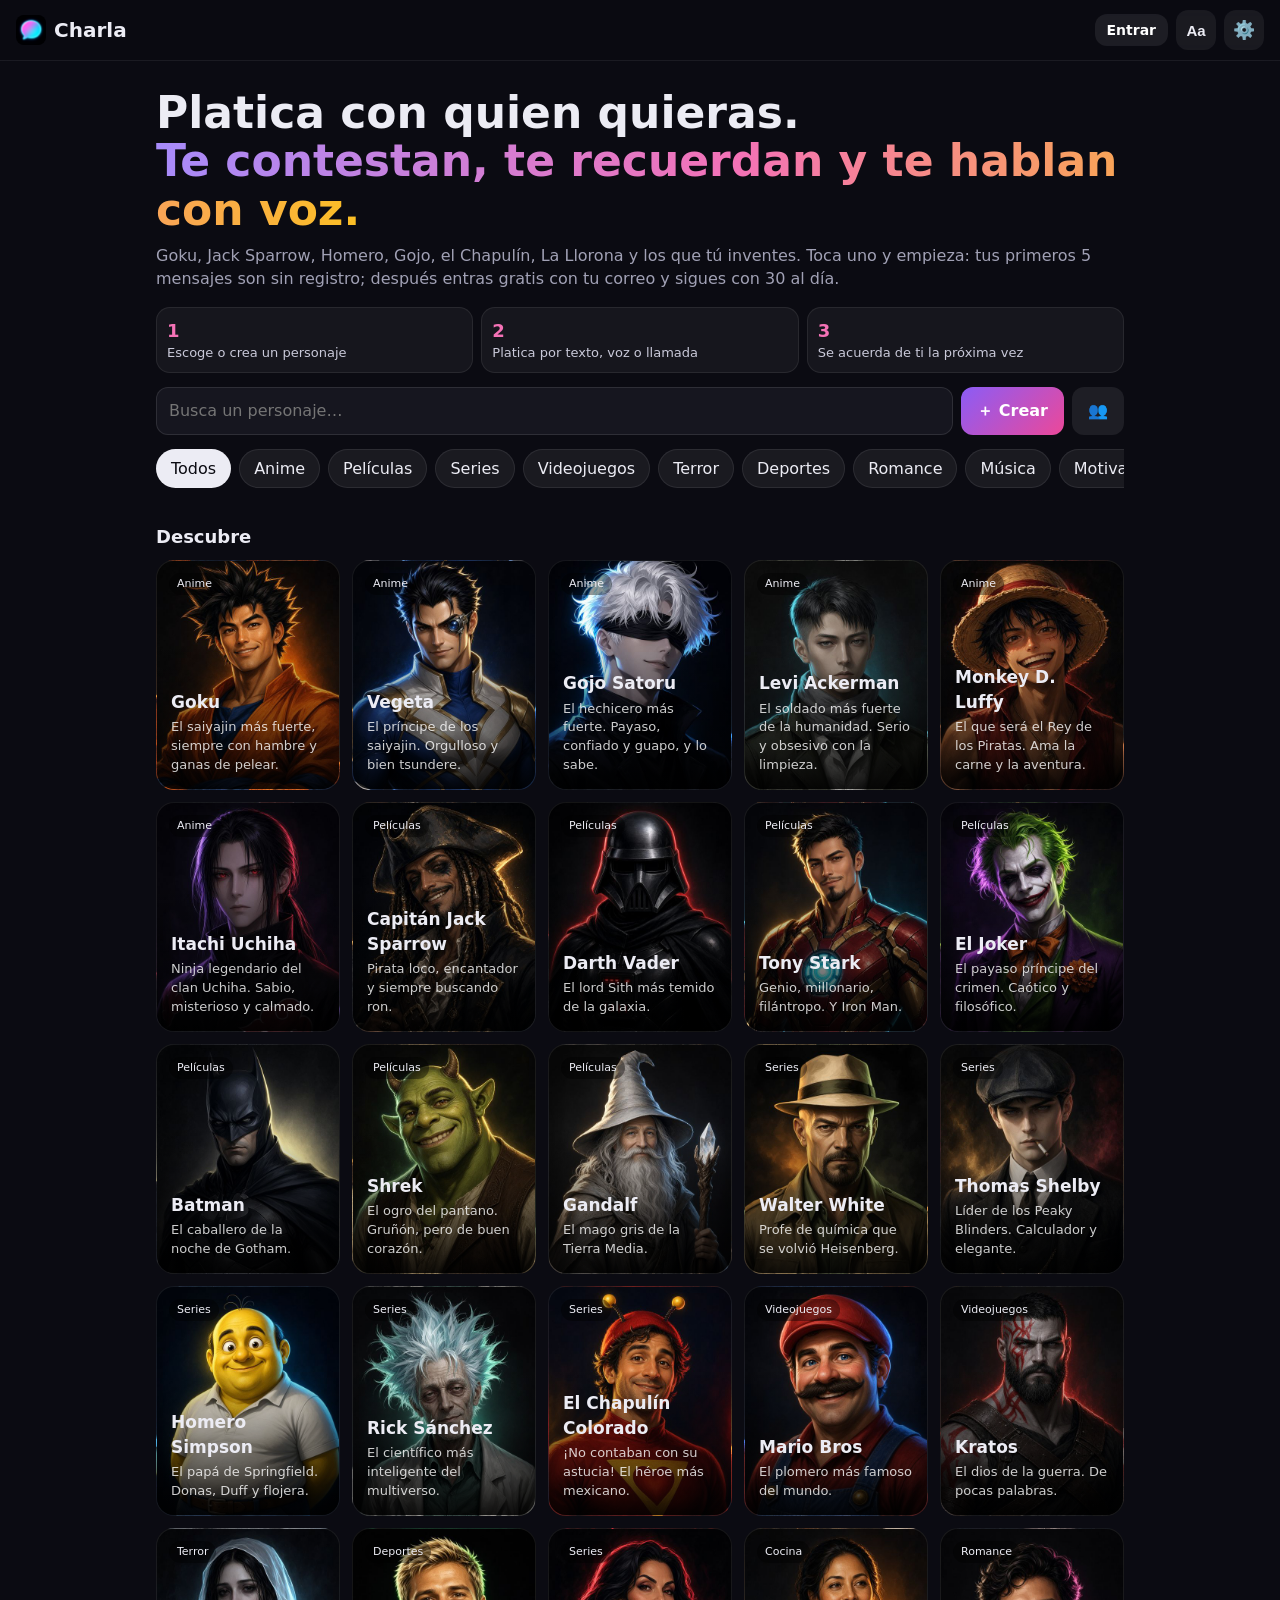
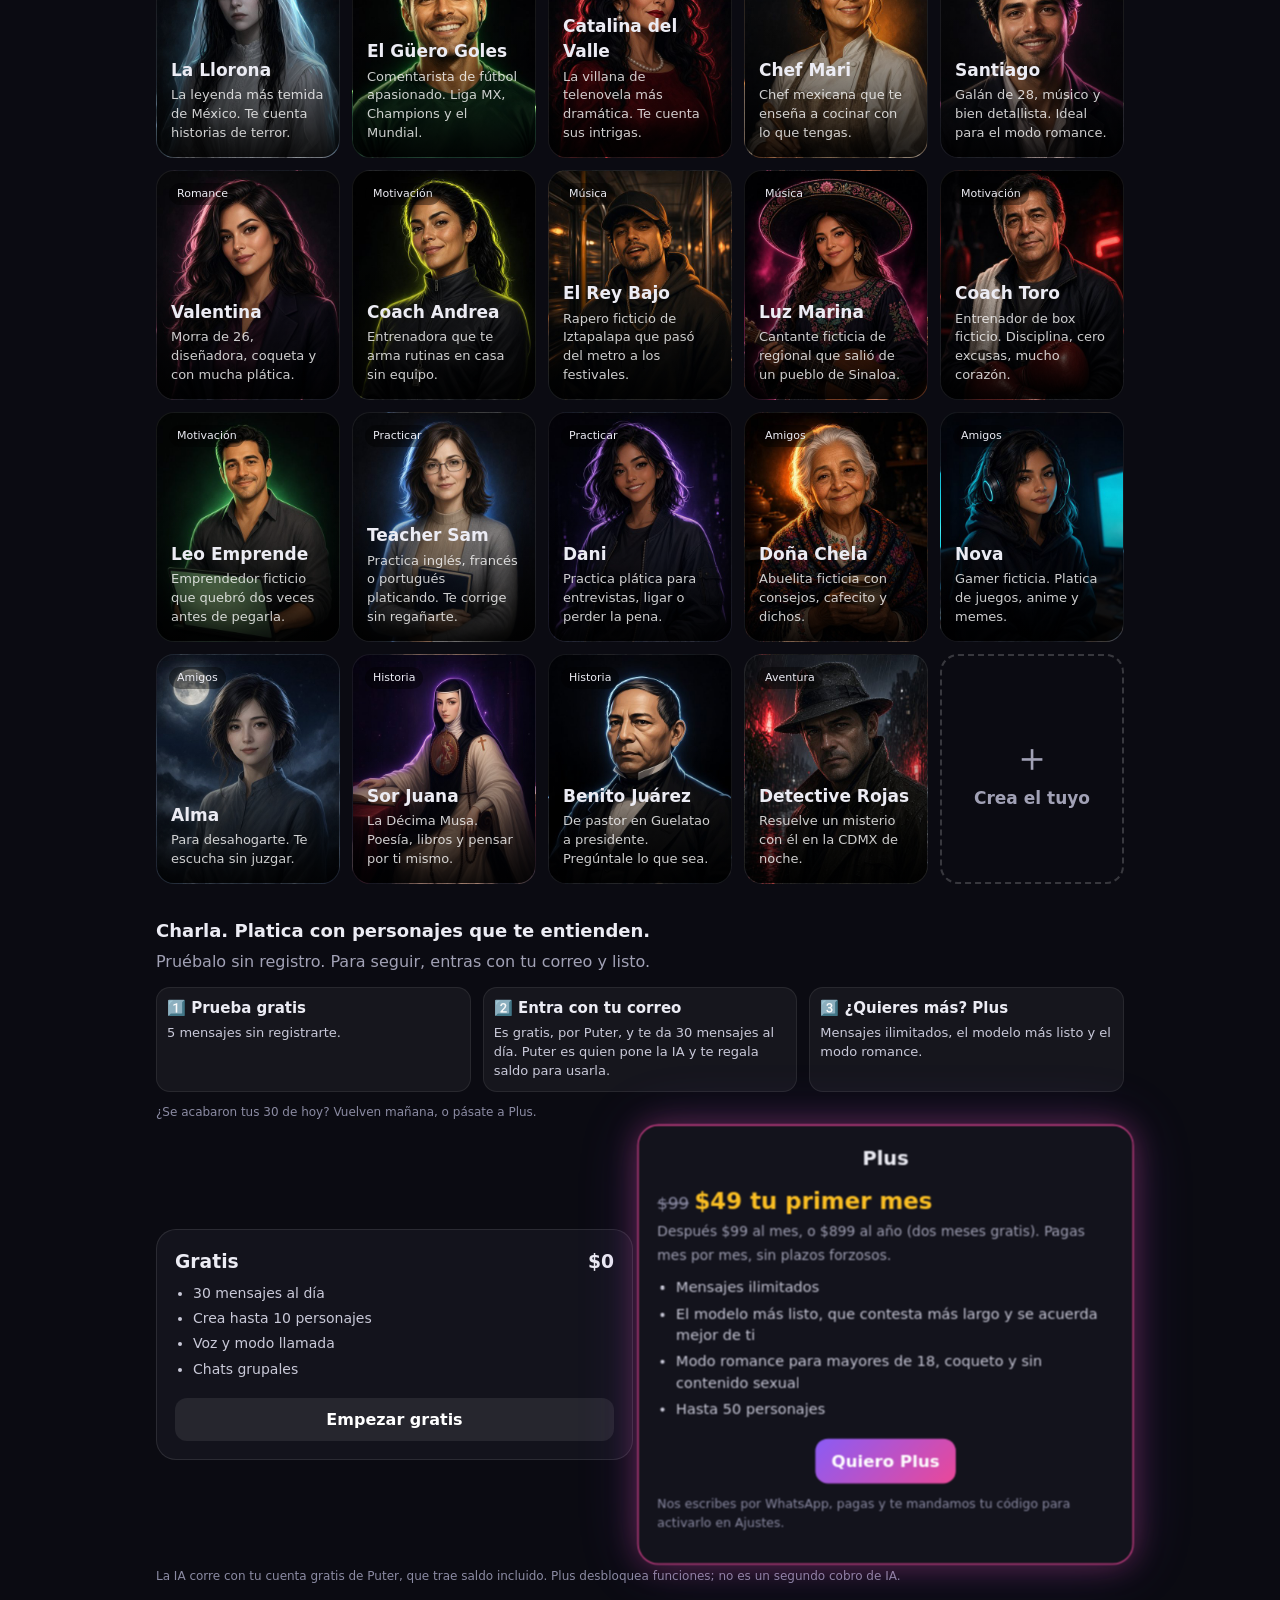
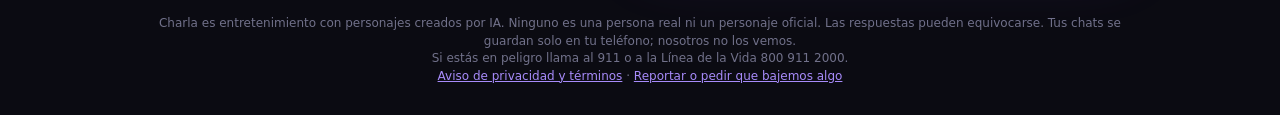
<file: index.html>
<!doctype html><html lang="es"><head><meta charset="utf-8"><meta name="viewport" content="width=device-width,initial-scale=1,viewport-fit=cover">
<title>Charla · Platica con personajes de IA</title><meta name="description" content="Platica con Goku, Jack Sparrow, Homero y personajes que tú inventes. Te contestan, te recuerdan y te hablan con voz. Gratis.">
<meta property="og:title" content="Charla · Platica con quien quieras"><meta property="og:description" content="Personajes con IA que te contestan, te recuerdan y te hablan con voz. Gratis."><meta property="og:image" content="img/icon.png">
<meta name="theme-color" content="#0b0b12"><link rel="icon" href="img/icon.png"><link rel="apple-touch-icon" href="img/icon-180.png"><link rel="manifest" href="manifest.json"><link rel="stylesheet" href="styles.css"></head><body>
<header class="top"><a class="logo" href="#"><img src="img/icon.png" alt=""> <b>Charla</b></a><div class="acc"><span id="racha" class="racha oculto"></span><span id="plusTag" class="plus oculto">PLUS</span><button id="bEntrarTop" class="btn sec mini oculto" type="button">Entrar</button><button id="bLetra" class="ic" title="Letra grande" aria-label="Letra grande">Aa</button><button id="bAjustes" class="ic" title="Ajustes" aria-label="Ajustes">⚙️</button></div></header>
<main id="vInicio">
  <section class="hero"><h1>Platica con quien quieras.<br><span>Te contestan, te recuerdan y te hablan con voz.</span></h1>
  <p>Goku, Jack Sparrow, Homero, Gojo, el Chapulín, La Llorona y los que tú inventes. Toca uno y empieza: tus primeros 5 mensajes son sin registro; después entras gratis con tu correo y sigues con 30 al día.</p>
  <div class="pasos"><div><b>1</b>Escoge o crea un personaje</div><div><b>2</b>Platica por texto, voz o llamada</div><div><b>3</b>Se acuerda de ti la próxima vez</div></div>
  <div class="buscar"><input id="q" placeholder="Busca un personaje…" autocomplete="off" aria-label="Buscar personaje"><button id="bCrear" class="btn" type="button">＋ Crear</button><button id="bGrupo" class="btn sec" type="button" title="Chat grupal">👥</button></div>
  <div id="cats" class="cats"></div></section>
  <section id="recientes" class="fila oculto"><h2>Sigue platicando</h2><div id="lRec" class="rec"></div></section>
  <section><h2 id="tLista">Descubre</h2><div id="lista" class="grid"></div></section>
  <section id="planes" class="planes"><h2>Charla. Platica con personajes que te entienden.</h2><p class="sub">Pruébalo sin registro. Para seguir, entras con tu correo y listo.</p>
  <div class="pasos como"><div><b>1️⃣ Prueba gratis</b>5 mensajes sin registrarte.</div><div><b>2️⃣ Entra con tu correo</b>Es gratis, por Puter, y te da 30 mensajes al día. Puter es quien pone la IA y te regala saldo para usarla.</div><div><b>3️⃣ ¿Quieres más? Plus</b>Mensajes ilimitados, el modelo más listo y el modo romance.</div></div><p class="nota">¿Se acabaron tus 30 de hoy? Vuelven mañana, o pásate a Plus.</p>
  <div class="pl"><div class="plan"><h3>Gratis <b>$0</b></h3><ul><li>30 mensajes al día</li><li>Crea hasta 10 personajes</li><li>Voz y modo llamada</li><li>Chats grupales</li></ul><a href="#" class="btn sec">Empezar gratis</a></div>
  <div class="plan top"><h3>Plus</h3><p class="precio"><s>$99</s> <b>$49 tu primer mes</b><br><small>Después $99 al mes, o $899 al año (dos meses gratis). Pagas mes por mes, sin plazos forzosos.</small></p><ul><li>Mensajes ilimitados</li><li>El modelo más listo, que contesta más largo y se acuerda mejor de ti</li><li>Modo romance para mayores de 18, coqueto y sin contenido sexual</li><li>Hasta 50 personajes</li></ul><a class="btn plusLink" target="_blank" rel="noopener">Quiero Plus</a><p class="nota">Nos escribes por WhatsApp, pagas y te mandamos tu código para activarlo en Ajustes.</p></div></div>
  <p class="nota">La IA corre con tu cuenta gratis de Puter, que trae saldo incluido. Plus desbloquea funciones; no es un segundo cobro de IA.</p></section>
  <footer class="pie">Charla es entretenimiento con personajes creados por IA. Ninguno es una persona real ni un personaje oficial. Las respuestas pueden equivocarse. Tus chats se guardan solo en tu teléfono; nosotros no los vemos.<br>Si estás en peligro llama al 911 o a la Línea de la Vida 800 911 2000.<br><a href="privacidad.html">Aviso de privacidad y términos</a> · <a id="lnkReporte" target="_blank" rel="noopener">Reportar o pedir que bajemos algo</a></footer>
</main>
<main id="vChat" class="oculto">
  <div class="cbar"><button id="bAtras" class="ic" aria-label="Atrás">←</button><div id="cAv" class="av"></div><div class="ct"><b id="cNom"></b><small id="cSub">personaje de IA</small></div>
  <button id="bFav" class="ic" title="Favorito">☆</button><button id="bLlamar" class="ic" title="Llamada por voz">📞</button><button id="bVoz" class="ic" title="Leer en voz alta">🔊</button><button id="bCompartir" class="ic" title="Compartir">🔗</button><button id="bMas" class="ic" title="Más">⋯</button></div>
  <div id="fan" class="fan oculto">Personaje hecho por fans con IA. No es oficial ni es la persona real.</div>
  <div id="msgs" class="msgs"></div>
  <div id="chips" class="chips"></div>
  <form id="fChat" class="entrada"><button type="button" id="bMic" class="ic" title="Dictar">🎙️</button><input id="txt" placeholder="Escribe un mensaje…" autocomplete="off" aria-label="Mensaje"><button class="btn" aria-label="Enviar">➤</button></form>
</main>
<div id="llamada" class="llamada oculto"><div id="llAv" class="av"></div><b id="llNom"></b><span id="llEstado">Te escucho…</span><button id="llColgar" class="btn peligroso" type="button">Colgar</button></div>
<div id="mCrear" class="modal oculto"><div class="caja"><h3 id="crTit">Crea tu personaje</h3>
  <div class="plantillas" id="crPlant"></div>
  <label>Nombre<input id="crNom" maxlength="40"></label>
  <label>Emoji<input id="crEmo" maxlength="4" value="✨"></label>
  <label>Imagen (opcional)<input id="crFoto" type="file" accept="image/*"></label><div class="prevf"><div id="crPrev"></div><button id="crQuitarFoto" class="btn sec mini" type="button">Quitar imagen</button></div>
  <label class="chk"><input id="crFotoOk" type="checkbox"> La imagen es un dibujo o imagen de IA, no la foto de una persona real.</label>
  <label>Categoría<select id="crCat"></select></label>
  <label>Descripción corta<input id="crDesc" maxlength="120" placeholder="Qué es y de qué platica"></label>
  <label>Personalidad e historia<textarea id="crPerso" rows="5" maxlength="1500" placeholder="Cómo habla, su historia, qué le gusta, cómo trata al usuario"></textarea></label>
  <label>Primer mensaje<input id="crSal" maxlength="200"></label>
  <label class="fila2"><span>Voz: tono <input id="crTono" type="range" min="0.5" max="1.6" step="0.05" value="1"></span><span>velocidad <input id="crVel" type="range" min="0.7" max="1.4" step="0.05" value="1"></span></label>
  <label class="chk"><input id="crFan" type="checkbox"> Está inspirado en una persona real (se marca como personaje de fan)</label>
  <p id="crErr" class="err"></p>
  <div class="bots"><button id="crProbar" class="btn sec" type="button">🔊 Probar voz</button><button id="crCancel" class="btn sec" type="button">Cancelar</button><button id="crOk" class="btn" type="button">Crear y platicar</button></div></div></div>
<div id="mGrupo" class="modal oculto"><div class="caja"><h3>Chat grupal</h3><p class="nota">Escoge 2 o 3 personajes. Cada vez que escribes, te contesta cada uno una sola vez; nunca se ponen a hablar solos.</p>
  <label>Nombre del grupo (opcional)<input id="grNom" maxlength="40"></label><div id="grLista" class="grlista"></div><p id="grErr" class="err"></p>
  <div class="bots"><button id="grCancel" class="btn sec" type="button">Cancelar</button><button id="grOk" class="btn" type="button">Crear grupo</button></div></div></div>
<div id="mAjustes" class="modal oculto"><div class="caja"><h3>Ajustes</h3>
  <label>Tu nombre (para que te llamen así)<input id="ajNom" maxlength="30"></label>
  <div class="cuenta"><span id="ajCuenta">Sin cuenta</span><button id="ajEntrar" class="btn sec" type="button">Entrar con tu correo</button></div>
  <label>Código de Charla Plus<span class="fila3"><input id="ajCod" placeholder="CH-XXXXXX-XXXX" autocomplete="off"><button id="ajActivar" class="btn sec" type="button">Activar</button></span></label>
  <label class="chk" id="ajRomWrap"><input id="ajRom" type="checkbox"> Modo romance (solo Plus y mayores de 18): los personajes pueden coquetear. Nunca es contenido sexual.</label>
  <label class="chk"><input id="ajFam" type="checkbox"> Modo familiar con PIN (para niños: sin romance y lenguaje limpio)</label>
  <label>Largo de las respuestas<select id="ajLargo"><option value="corto">Cortas</option><option value="normal">Normales</option><option value="largo">Largas</option></select></label>
  <label class="chk"><input id="ajVoz" type="checkbox"> Leer en voz alta las respuestas</label>
  <label>Velocidad de la voz<input id="ajVel" type="range" min="0.7" max="1.4" step="0.05" value="1"></label>
  <label class="chk"><input id="ajLetra" type="checkbox"> Letra grande</label>
  <label class="chk"><input id="ajClaro" type="checkbox"> Alto contraste</label>
  <div class="bots izq"><button id="ajGuard" class="btn sec" type="button">⭐ Frases guardadas (<span id="ajGuardN">0</span>)</button><button id="ajExport" class="btn sec" type="button">Guardar respaldo</button><button id="ajImport" class="btn sec" type="button">Cargar respaldo</button><input id="ajImportF" type="file" accept=".json,application/json" class="oculto"></div>
  <details><summary class="nota">Avanzado</summary><label>Clave propia de Groq (opcional)<input id="ajKey" type="password" autocomplete="off" placeholder="gsk_…"></label></details>
  <p class="nota" id="ajCont"></p>
  <div class="bots"><button id="ajBorrar" class="btn sec peligro" type="button">Borrar mis chats</button><button id="ajOk" class="btn" type="button">Listo</button></div></div></div>
<div id="mGuard" class="modal oculto"><div class="caja"><h3>Frases guardadas</h3><div id="guLista"></div><div class="bots"><button id="guCerrar" class="btn" type="button">Cerrar</button></div></div></div>
<div id="mMas" class="modal oculto"><div class="caja"><h3 id="mmTit">Opciones</h3>
  <label>Lo que recuerda de ti (puedes corregirlo)<textarea id="mmMem" rows="3" maxlength="800" placeholder="Todavía no recuerda nada; platica un poco más."></textarea></label>
  <div class="bots"><button id="mmMemOk" class="btn sec mini" type="button">Guardar recuerdo</button></div>
  <div class="bots col"><button id="mmEditar" class="btn sec oculto" type="button">Editar personaje</button><button id="mmReset" class="btn sec" type="button">Empezar plática de nuevo</button><button id="mmReportar" class="btn sec" type="button">¿Dice algo que no debe? Repórtalo</button><button id="mmBorrarP" class="btn sec peligro oculto" type="button">Borrar este personaje</button><button id="mmCerrar" class="btn" type="button">Cerrar</button></div></div></div>
<div id="mEntrar" class="modal oculto"><div class="caja"><h3>Para seguir platicando, entra con tu correo</h3><p>Ya usaste tus mensajes de prueba. Charla usa <b>Puter</b> para darte la IA: es gratis y te da saldo de IA, así tus personajes te siguen contestando.</p><p class="nota">La ventana sale en inglés: nomás pon tu correo (o "Continue with Google") y le das "Continue". Tus chats no los vemos nosotros; se quedan en tu teléfono.</p><div class="bots col"><button id="enOk" class="btn" type="button">Entrar con mi correo</button><button id="enNo" class="btn sec" type="button">Ahorita no</button></div></div></div>
<div id="mPago" class="modal oculto"><div class="caja"><h3>Se acabaron los mensajes gratis de hoy</h3><p>Mañana se recargan. Con Charla Plus (primer mes a $49, luego $99 al mes) tienes mensajes ilimitados, una IA más lista que se acuerda mejor de ti, y el modo romance para mayores de 18.</p><p class="nota">Nos escribes por WhatsApp, pagas y te mandamos tu código al momento. Lo pegas en Ajustes y listo.</p>
  <div class="bots col"><a id="pgLink" class="btn" target="_blank" rel="noopener">Quiero Charla Plus</a><button id="pgCerrar" class="btn sec" type="button">Ahorita no</button></div></div></div>
<div id="toast" class="toast oculto" role="status"></div>
<script src="https://js.puter.com/v2/"></script><script src="config.js"></script><script src="personajes.js"></script><script src="app.js"></script></body></html>
</file>
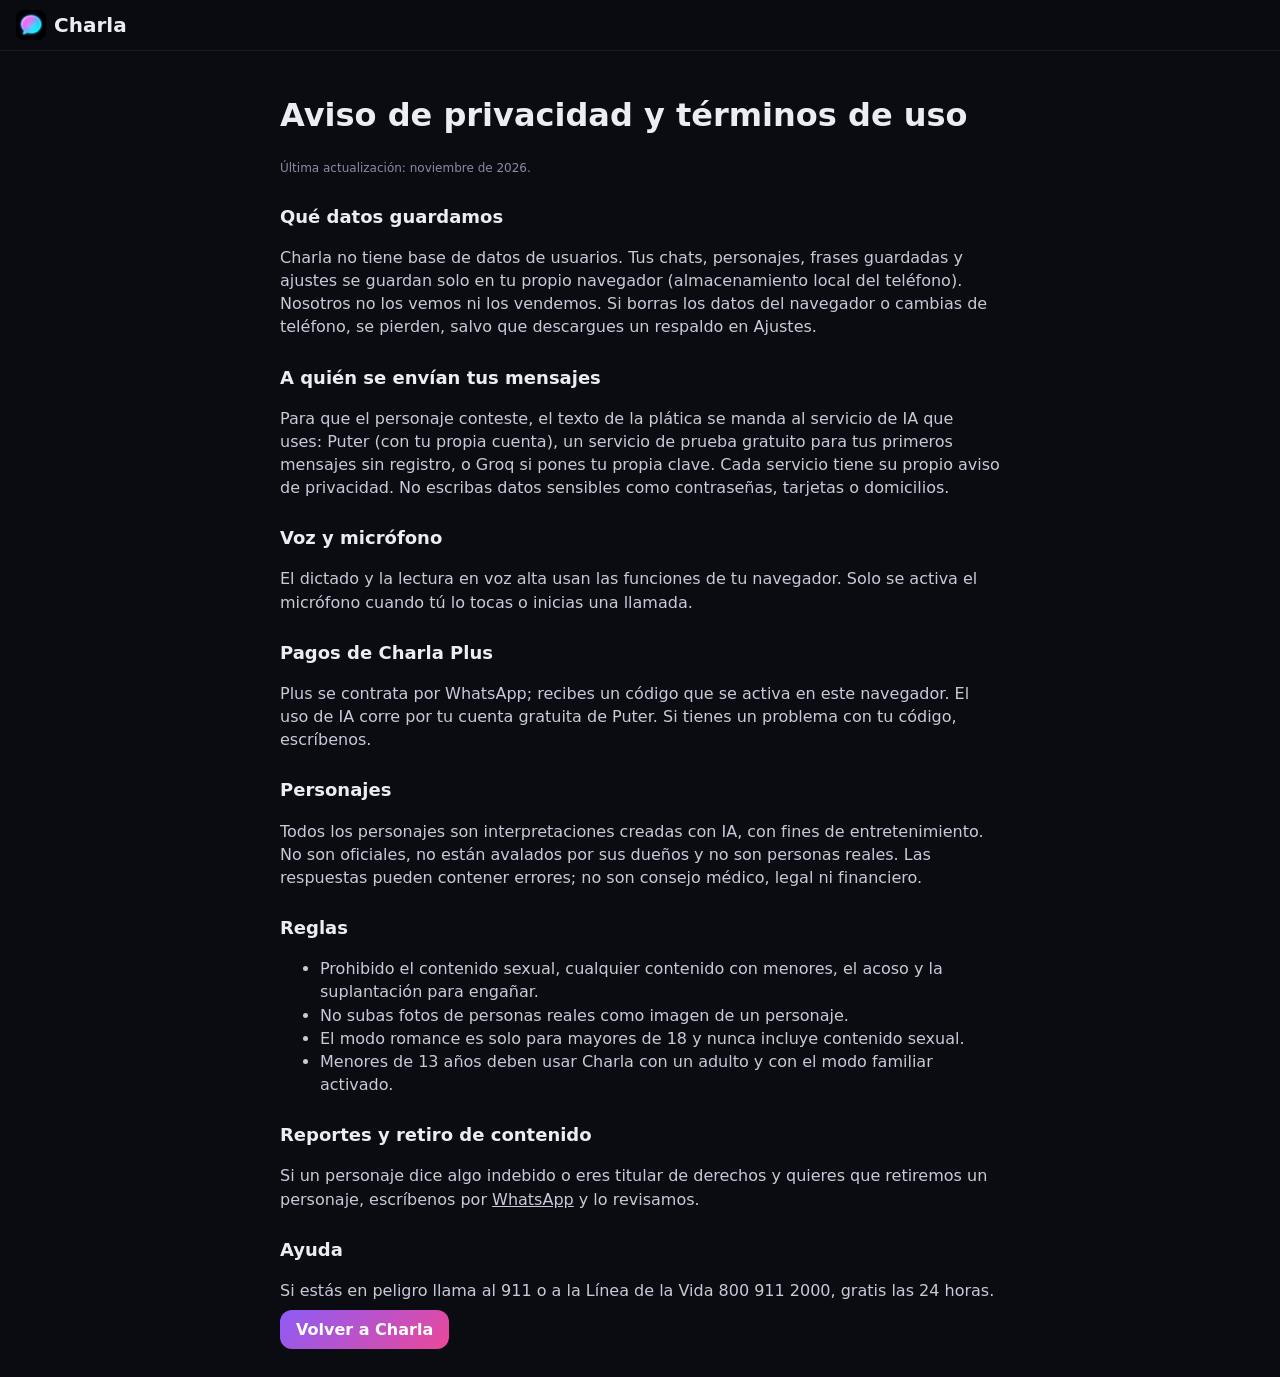
<file: privacidad.html>
<!doctype html><html lang="es"><head><meta charset="utf-8"><meta name="viewport" content="width=device-width,initial-scale=1"><title>Aviso de privacidad y términos · Charla</title><link rel="stylesheet" href="styles.css"><style>main{max-width:760px;padding:20px}h2{margin-top:26px}p,li{color:#c9c9d9}</style></head><body>
<header class="top"><a class="logo" href="./"><img src="img/icon.png" alt=""> <b>Charla</b></a></header><main>
<h1>Aviso de privacidad y términos de uso</h1><p class="nota">Última actualización: noviembre de 2026.</p>
<h2>Qué datos guardamos</h2><p>Charla no tiene base de datos de usuarios. Tus chats, personajes, frases guardadas y ajustes se guardan solo en tu propio navegador (almacenamiento local del teléfono). Nosotros no los vemos ni los vendemos. Si borras los datos del navegador o cambias de teléfono, se pierden, salvo que descargues un respaldo en Ajustes.</p>
<h2>A quién se envían tus mensajes</h2><p>Para que el personaje conteste, el texto de la plática se manda al servicio de IA que uses: Puter (con tu propia cuenta), un servicio de prueba gratuito para tus primeros mensajes sin registro, o Groq si pones tu propia clave. Cada servicio tiene su propio aviso de privacidad. No escribas datos sensibles como contraseñas, tarjetas o domicilios.</p>
<h2>Voz y micrófono</h2><p>El dictado y la lectura en voz alta usan las funciones de tu navegador. Solo se activa el micrófono cuando tú lo tocas o inicias una llamada.</p>
<h2>Pagos de Charla Plus</h2><p>Plus se contrata por WhatsApp; recibes un código que se activa en este navegador. El uso de IA corre por tu cuenta gratuita de Puter. Si tienes un problema con tu código, escríbenos.</p>
<h2>Personajes</h2><p>Todos los personajes son interpretaciones creadas con IA, con fines de entretenimiento. No son oficiales, no están avalados por sus dueños y no son personas reales. Las respuestas pueden contener errores; no son consejo médico, legal ni financiero.</p>
<h2>Reglas</h2><ul><li>Prohibido el contenido sexual, cualquier contenido con menores, el acoso y la suplantación para engañar.</li><li>No subas fotos de personas reales como imagen de un personaje.</li><li>El modo romance es solo para mayores de 18 y nunca incluye contenido sexual.</li><li>Menores de 13 años deben usar Charla con un adulto y con el modo familiar activado.</li></ul>
<h2>Reportes y retiro de contenido</h2><p>Si un personaje dice algo indebido o eres titular de derechos y quieres que retiremos un personaje, escríbenos por <a href="https://wa.me/525656586215?text=Reporte%20Charla">WhatsApp</a> y lo revisamos.</p>
<h2>Ayuda</h2><p>Si estás en peligro llama al 911 o a la Línea de la Vida 800 911 2000, gratis las 24 horas.</p>
<p><a href="./" class="btn">Volver a Charla</a></p></main></body></html>
</file>
<file: styles.css>
*{box-sizing:border-box}html,body{margin:0;background:#0b0b12;color:#ececf4;font:16px/1.45 system-ui,-apple-system,Segoe UI,Roboto,sans-serif}
a{color:inherit}.oculto{display:none!important}
.top{position:sticky;top:0;z-index:5;display:flex;align-items:center;justify-content:space-between;padding:10px 16px;background:#0b0b12cc;backdrop-filter:blur(10px);border-bottom:1px solid #ffffff12}
.logo{text-decoration:none;font-size:20px}.ic{background:#ffffff10;border:0;color:inherit;border-radius:12px;min-width:40px;height:40px;font-size:18px;cursor:pointer}
main{max-width:1000px;margin:0 auto;padding:0 16px 30px}
.hero{padding:28px 0 10px}.hero h1{font-size:clamp(26px,6vw,44px);line-height:1.1;margin:0 0 10px}.hero h1 span{background:linear-gradient(90deg,#a78bfa,#f472b6,#fbbf24);-webkit-background-clip:text;background-clip:text;color:transparent}
.hero p{color:#a1a1b5;margin:0 0 16px}
.buscar{display:flex;gap:8px}.buscar input{flex:1}
input,textarea,select{width:100%;background:#16161f;border:1px solid #ffffff1a;color:inherit;border-radius:12px;padding:11px 12px;font:inherit}
textarea{resize:vertical}
.btn{background:linear-gradient(135deg,#8b5cf6,#ec4899);border:0;color:#fff;font-weight:600;border-radius:12px;padding:10px 16px;cursor:pointer;text-decoration:none;text-align:center;font:inherit;font-weight:600}
.btn.sec{background:#ffffff14}.btn.peligro{color:#fca5a5}
.cats{display:flex;gap:8px;overflow-x:auto;padding:14px 0 4px;scrollbar-width:none}.cats button{flex:none;background:#ffffff10;border:1px solid #ffffff14;color:inherit;border-radius:999px;padding:7px 14px;cursor:pointer;font:inherit}
.cats button.on{background:#ececf4;color:#0b0b12}
h2{font-size:18px;margin:22px 0 10px}
.grid{display:grid;grid-template-columns:repeat(auto-fill,minmax(160px,1fr));gap:12px}
.card{position:relative;border-radius:18px;padding:14px;min-height:190px;cursor:pointer;overflow:hidden;display:flex;flex-direction:column;justify-content:flex-end;transition:transform .15s;border:1px solid #ffffff14}
.card:hover{transform:translateY(-3px)}.card .em{position:absolute;top:10px;right:12px;font-size:46px;filter:drop-shadow(0 4px 10px #0008)}
.card b{font-size:17px}.card p{margin:4px 0 0;font-size:13px;color:#ffffffcc}.card .tag{position:absolute;top:12px;left:12px;font-size:11px;background:#0006;padding:3px 8px;border-radius:999px}
.card.nueva{border:2px dashed #ffffff30;background:transparent;align-items:center;justify-content:center;text-align:center;color:#a1a1b5}
.rec{display:flex;gap:12px;overflow-x:auto;scrollbar-width:none}.rec .r{flex:none;width:76px;text-align:center;cursor:pointer;font-size:12px}
.av{width:44px;height:44px;border-radius:50%;display:grid;place-items:center;font-size:24px;flex:none}.rec .av{width:64px;height:64px;font-size:32px;margin:0 auto 4px}
.pie{margin-top:30px;color:#71718a;font-size:12px;text-align:center}
#vChat{display:flex;flex-direction:column;height:calc(100dvh - 61px);padding:0;max-width:760px}
.cbar{display:flex;align-items:center;gap:10px;padding:10px 12px;border-bottom:1px solid #ffffff12}.ct{flex:1;min-width:0;display:flex;flex-direction:column}.ct small{color:#8b8ba3;font-size:12px}
.fan{background:#f59e0b22;color:#fbbf24;font-size:12px;text-align:center;padding:5px}
.msgs{flex:1;overflow-y:auto;padding:14px 12px;display:flex;flex-direction:column;gap:10px}
.m{max-width:84%;padding:10px 13px;border-radius:18px;white-space:pre-wrap;word-wrap:break-word;animation:ent .25s ease}
.m.yo{align-self:flex-end;background:linear-gradient(135deg,#7c3aed,#db2777);border-bottom-right-radius:6px}
.m.ia{align-self:flex-start;background:#1b1b27;border-bottom-left-radius:6px}
.m .acc{display:flex;gap:6px;margin-top:6px}.m .acc button{background:#ffffff10;border:0;color:#b9b9cc;border-radius:8px;font-size:12px;padding:3px 8px;cursor:pointer}
.esc{color:#8b8ba3;font-size:14px}.esc i{animation:pt 1s infinite}.esc i:nth-child(2){animation-delay:.2s}.esc i:nth-child(3){animation-delay:.4s}
@keyframes pt{50%{opacity:.2}}@keyframes ent{from{opacity:0;transform:translateY(6px)}}
.entrada{display:flex;gap:8px;padding:10px 12px calc(10px + env(safe-area-inset-bottom));border-top:1px solid #ffffff12}.entrada input{flex:1}
#bMic.on{background:#ef4444}#bVoz.off{opacity:.4}
.modal{position:fixed;inset:0;z-index:20;background:#000a;display:grid;place-items:center;padding:14px}
.caja{background:#13131c;border:1px solid #ffffff1a;border-radius:20px;padding:18px;width:min(460px,100%);max-height:90vh;overflow:auto}
.caja h3{margin:0 0 12px}.caja label{display:block;font-size:13px;color:#a1a1b5;margin-bottom:10px}.caja label input,.caja label textarea,.caja label select{margin-top:4px;color:#ececf4}
.fila2{display:flex!important;gap:12px}.fila2 span{flex:1}.chk{display:flex!important;gap:8px;align-items:flex-start}.chk input{width:auto;margin-top:2px}
.bots{display:flex;gap:8px;justify-content:flex-end;flex-wrap:wrap}.bots.col{flex-direction:column}
.err{color:#fca5a5;font-size:13px;min-height:1em;margin:4px 0}.nota{color:#8b8ba3;font-size:12px}
.toast{position:fixed;left:50%;bottom:90px;transform:translateX(-50%);background:#ececf4;color:#0b0b12;padding:9px 16px;border-radius:999px;z-index:30;font-size:14px}

.logo{display:flex;align-items:center;gap:8px}.logo img{width:30px;height:30px;border-radius:8px}.acc{display:flex;align-items:center;gap:8px}
.racha{font-size:14px;background:#f59e0b22;color:#fbbf24;padding:4px 10px;border-radius:999px}.plus{font-size:11px;font-weight:800;background:linear-gradient(135deg,#fbbf24,#ec4899);color:#0b0b12;padding:4px 8px;border-radius:999px}
.card.foto{background-size:cover!important;background-position:center top!important;min-height:230px}.card.foto::before{content:"";position:absolute;inset:0;background:linear-gradient(180deg,transparent 35%,#000d)}.card.foto>*{position:relative}.card.foto .tag{position:absolute}
.av img{width:100%;height:100%;object-fit:cover;border-radius:50%}
.cuenta{display:flex;align-items:center;justify-content:space-between;gap:8px;background:#ffffff08;border-radius:12px;padding:8px 10px;margin-bottom:10px;font-size:13px}
.fila3{display:flex;gap:8px;margin-top:4px}.fila3 input{margin-top:0!important}
details{margin-bottom:10px}summary{cursor:pointer}

.planes{margin-top:34px}.planes .sub{color:#a1a1b5;margin:-4px 0 14px}.pl{display:grid;grid-template-columns:repeat(auto-fit,minmax(240px,1fr));gap:14px;align-items:center}
.plan{background:#13131c;border:1px solid #ffffff1a;border-radius:20px;padding:18px;display:flex;flex-direction:column}.plan h3{margin:0 0 8px;display:flex;justify-content:space-between}
.plan ul{margin:0 0 14px;padding-left:18px;color:#c9c9d8;font-size:14px}.plan li{margin-bottom:5px}
.plan.top{border-color:#ec4899;transform:scale(1.04);box-shadow:0 0 30px #ec489955,0 0 60px #8b5cf633}
.btn.mini{padding:6px 12px;font-size:14px}.pasos{display:grid;grid-template-columns:repeat(3,1fr);gap:8px;margin:0 0 14px}.pasos div{background:#ffffff0c;border:1px solid #ffffff14;border-radius:14px;padding:10px;font-size:13px;color:#c9c9d9}.pasos b{display:block;font-size:18px;color:#f472b6}
.favm{position:absolute;top:10px;right:12px;font-size:18px}.card.foto .favm{position:absolute}
.chips{display:flex;gap:6px;overflow-x:auto;padding:0 12px 6px;scrollbar-width:none}.chips:empty{display:none}.chips button{flex:none;background:#ffffff10;border:1px solid #ffffff1f;color:inherit;border-radius:999px;padding:6px 12px;font:inherit;font-size:14px;cursor:pointer}
.m .de{display:block;font-size:12px;color:#f472b6;margin-bottom:2px}.m.err{border:1px solid #ef444466;color:#fca5a5}.m.err .btn{margin-left:6px}
.llamada{position:fixed;inset:0;z-index:25;background:radial-gradient(circle at 50% 35%,#3b0764,#0b0b12 70%);display:flex;flex-direction:column;align-items:center;justify-content:center;gap:14px}.llamada .av{width:150px;height:150px;font-size:80px;box-shadow:0 0 60px #ec489988;animation:pulso 2s infinite}.llamada b{font-size:24px}.llamada span{color:#c9c9d9}.btn.peligroso{background:#ef4444;padding:14px 40px;border-radius:999px}
@keyframes pulso{50%{box-shadow:0 0 90px #a78bfacc}}
.prevf{display:flex;align-items:center;gap:10px;margin:-4px 0 8px}#crPrev img{width:60px;height:80px;object-fit:cover;border-radius:10px}#crPrev:empty+button{display:none}
.grlista{max-height:300px;overflow:auto;background:#0b0b12;border-radius:12px;padding:8px;margin-bottom:6px}.bots.izq{justify-content:flex-start;margin-bottom:10px}
.gu{background:#1b1b27;border-radius:12px;padding:10px;margin-bottom:8px}.gu p{margin:4px 0;white-space:pre-wrap}.gu .acc button{background:#ffffff10;border:0;color:inherit;border-radius:8px;padding:3px 8px;cursor:pointer}
.pie a{color:#a78bfa}
body.grande{font-size:19px}body.grande .m{font-size:19px}body.grande .card p{font-size:15px}
body.claro{background:#000;color:#fff}body.claro .m.ia{background:#000;border:2px solid #fff}body.claro .m.yo{background:#4c1d95;border:2px solid #fff}body.claro .card p,body.claro .nota,body.claro .hero p,body.claro .pie{color:#fff}body.claro input,body.claro textarea,body.claro select{background:#000;border:2px solid #fff}
.cbar{gap:6px}.cbar .ic{min-width:36px;height:36px;font-size:16px;padding:0}.ct b,.ct small{white-space:nowrap;overflow:hidden;text-overflow:ellipsis}#bFav{color:#fbbf24}
@media(max-width:420px){.cbar .ic{min-width:32px;font-size:15px}.cbar .av{width:38px;height:38px}}
.plantillas{display:flex;flex-wrap:wrap;gap:6px;margin-bottom:10px}.plantillas small{width:100%}.plantillas button{background:#ffffff10;border:1px solid #ffffff1f;color:inherit;border-radius:999px;padding:5px 10px;font:inherit;font-size:13px;cursor:pointer}#bLetra{font-weight:800;font-size:15px}
.precio{margin:4px 0 10px}.precio s{color:#8b8ba3}.precio b{font-size:22px;color:#fbbf24}.precio small{color:#a1a1b5}
.pasos.como{grid-template-columns:repeat(auto-fit,minmax(140px,1fr));gap:12px;margin:12px 0 4px}.pasos.como b{font-size:15px;color:#ececf4;margin-bottom:4px}
</file>
